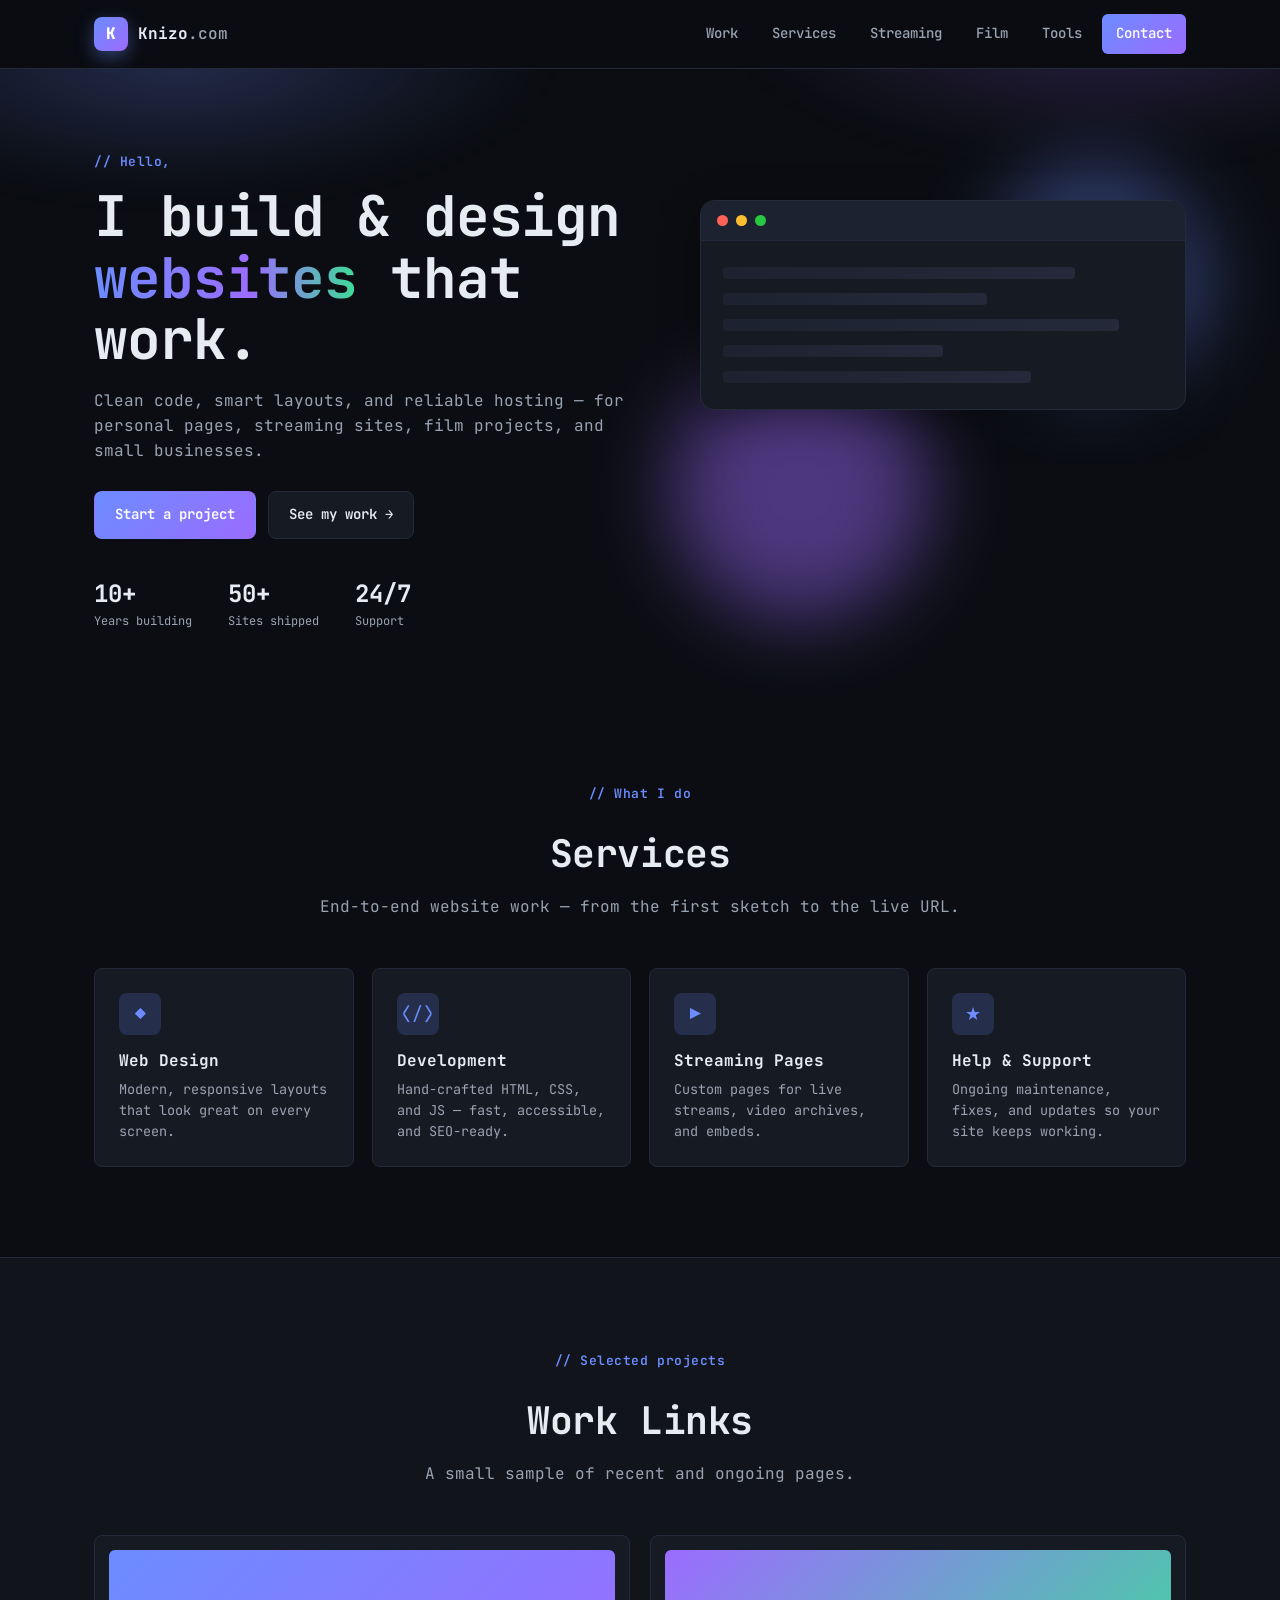
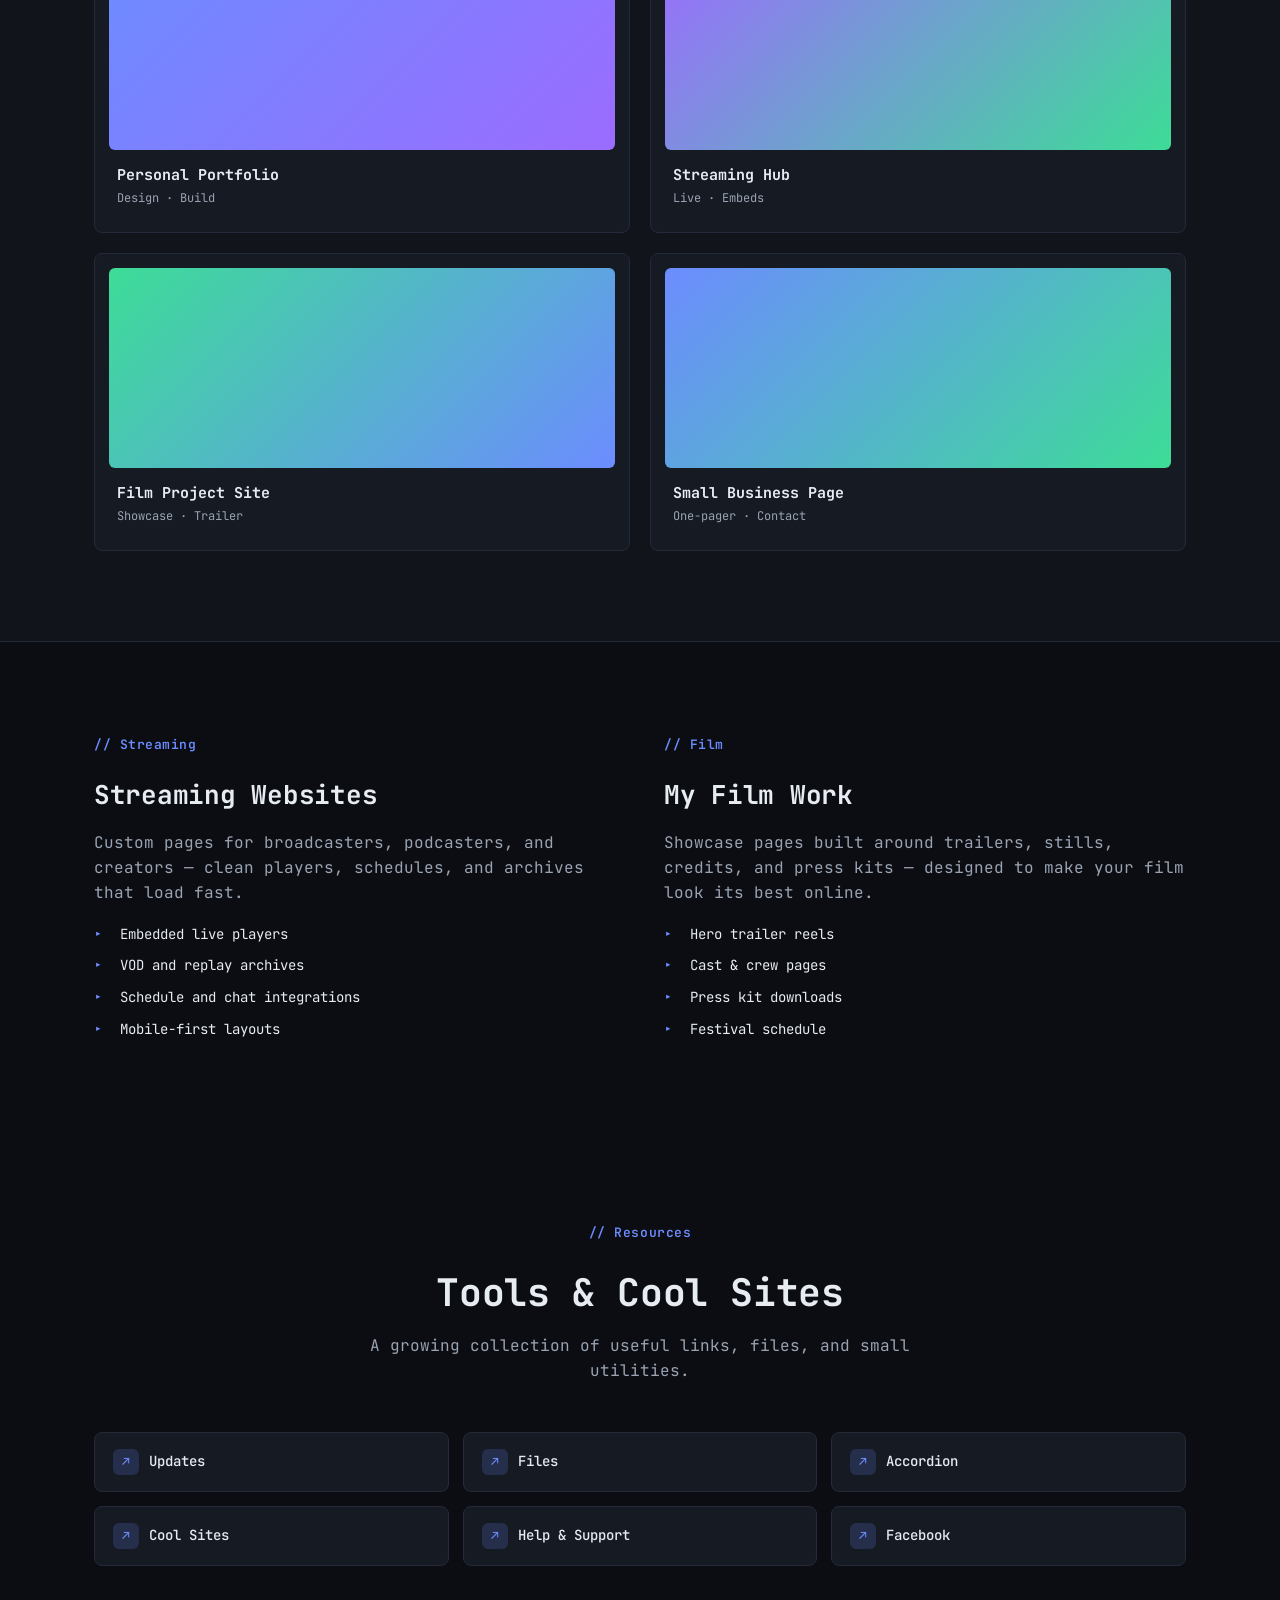
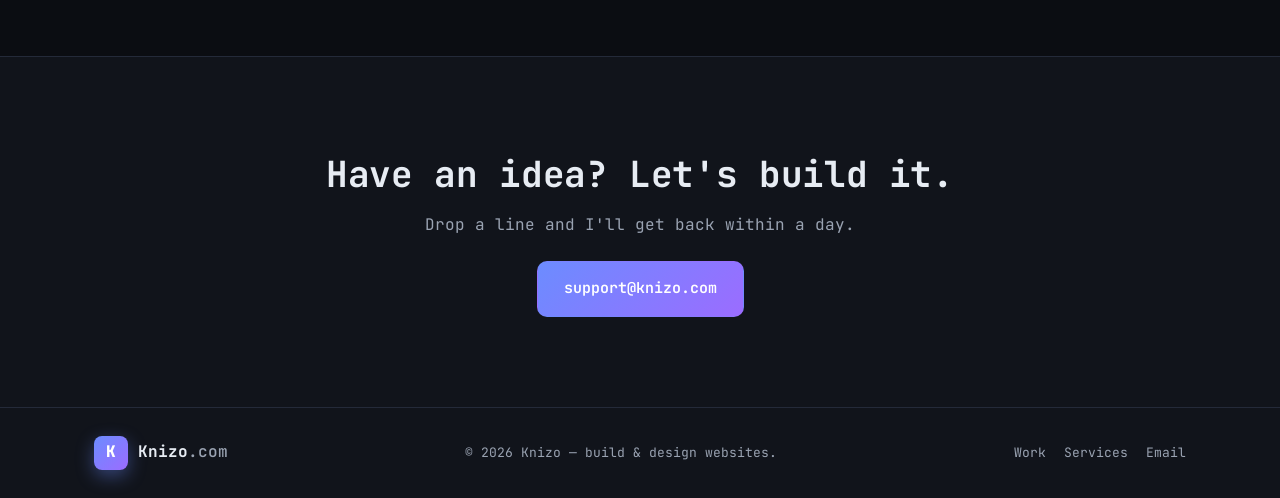
<file: index.html>
<!doctype html>
<html lang="en">
<head>
<meta charset="utf-8">
<meta name="viewport" content="width=device-width,initial-scale=1">
<meta name="google-site-verification" content="iFT4utIZtGfs_uKzbRMQawxT_egl8TDJ-RqPorKg6CY" />
<title>Knizo — Build & Design Websites</title>
<meta name="description" content="Knizo builds and designs modern websites. Web design, development, streaming pages, and creative tools.">
<link href="https://fonts.googleapis.com/css2?family=JetBrains+Mono:wght@400;500;600;700;800&display=swap" rel="stylesheet">
<link rel="stylesheet" href="styles.css?v=2">
</head>
<body>

<header class="nav">
  <div class="container nav-inner">
    <a href="#top" class="brand">
      <span class="brand-mark">K</span>
      <span class="brand-text">Knizo<span class="brand-dot">.com</span></span>
    </a>
    <nav class="nav-links" aria-label="Primary">
      <a href="#work">Work</a>
      <a href="#services">Services</a>
      <a href="#streaming">Streaming</a>
      <a href="#film">Film</a>
      <a href="#tools">Tools</a>
      <a href="#contact" class="nav-cta">Contact</a>
    </nav>
    <button class="nav-toggle" aria-label="Open menu" aria-expanded="false">
      <span></span><span></span><span></span>
    </button>
  </div>
</header>
 

<main id="top">

  <section class="hero">
    <div class="container hero-grid">
      <div class="hero-copy">
        <span class="eyebrow">// Hello, </span>
        <h1>I build &amp; design <span class="grad">websites</span> that work.</h1>
        <p class="lead">Clean code, smart layouts, and reliable hosting — for personal pages, streaming sites, film projects, and small businesses.</p>
        <div class="hero-cta">
          <a class="btn btn-primary" href="#contact">Start a project</a>
          <a class="btn btn-ghost" href="#work">See my work →</a>
        </div>
        <ul class="hero-stats">
          <li><strong>10+</strong><span>Years building</span></li>
          <li><strong>50+</strong><span>Sites shipped</span></li>
          <li><strong>24/7</strong><span>Support</span></li>
        </ul>
      </div>
      <div class="hero-visual" aria-hidden="true">
        <div class="window">
          <div class="window-bar"><span></span><span></span><span></span></div>
          <div class="window-body">
            <div class="code-line w-80"></div>
            <div class="code-line w-60"></div>
            <div class="code-line w-90"></div>
            <div class="code-line w-50"></div>
            <div class="code-line w-70"></div>
          </div>
        </div>
        <div class="blob blob-1"></div>
        <div class="blob blob-2"></div>
      </div>
    </div>
  </section>

  <section id="services" class="section">
    <div class="container">
      <div class="section-head">
        <span class="eyebrow">// What I do</span>
        <h2>Services</h2>
        <p>End-to-end website work — from the first sketch to the live URL.</p>
      </div>
      <div class="cards">
        <article class="card">
          <div class="card-icon">◆</div>
          <h3>Web Design</h3>
          <p>Modern, responsive layouts that look great on every screen.</p>
        </article>
        <article class="card">
          <div class="card-icon">⟨/⟩</div>
          <h3>Development</h3>
          <p>Hand-crafted HTML, CSS, and JS — fast, accessible, and SEO-ready.</p>
        </article>
        <article class="card">
          <div class="card-icon">▶</div>
          <h3>Streaming Pages</h3>
          <p>Custom pages for live streams, video archives, and embeds.</p>
        </article>
        <article class="card">
          <div class="card-icon">★</div>
          <h3>Help &amp; Support</h3>
          <p>Ongoing maintenance, fixes, and updates so your site keeps working.</p>
        </article>
      </div>
    </div>
  </section>

  <section id="work" class="section section-alt">
    <div class="container">
      <div class="section-head">
        <span class="eyebrow">// Selected projects</span>
        <h2>Work Links</h2>
        <p>A small sample of recent and ongoing pages.</p>
      </div>
      <div class="work-grid">
        <a class="work-item" href="#">
          <div class="work-thumb t1"></div>
          <h3>Personal Portfolio</h3>
          <span>Design · Build</span>
        </a>
        <a class="work-item" href="#">
          <div class="work-thumb t2"></div>
          <h3>Streaming Hub</h3>
          <span>Live · Embeds</span>
        </a>
        <a class="work-item" href="#">
          <div class="work-thumb t3"></div>
          <h3>Film Project Site</h3>
          <span>Showcase · Trailer</span>
        </a>
        <a class="work-item" href="#">
          <div class="work-thumb t4"></div>
          <h3>Small Business Page</h3>
          <span>One-pager · Contact</span>
        </a>
      </div>
    </div>
  </section>

  <section id="streaming" class="section split">
    <div class="container split-grid">
      <div>
        <span class="eyebrow">// Streaming</span>
        <h2>Streaming Websites</h2>
        <p>Custom pages for broadcasters, podcasters, and creators — clean players, schedules, and archives that load fast.</p>
        <ul class="ticks">
          <li>Embedded live players</li>
          <li>VOD and replay archives</li>
          <li>Schedule and chat integrations</li>
          <li>Mobile-first layouts</li>
        </ul>
      </div>
      <div id="film">
        <span class="eyebrow">// Film</span>
        <h2>My Film Work</h2>
        <p>Showcase pages built around trailers, stills, credits, and press kits — designed to make your film look its best online.</p>
        <ul class="ticks">
          <li>Hero trailer reels</li>
          <li>Cast &amp; crew pages</li>
          <li>Press kit downloads</li>
          <li>Festival schedule</li>
        </ul>
      </div>
    </div>
  </section>

  <section id="tools" class="section">
    <div class="container">
      <div class="section-head">
        <span class="eyebrow">// Resources</span>
        <h2>Tools &amp; Cool Sites</h2>
        <p>A growing collection of useful links, files, and small utilities.</p>
      </div>
      <div class="tools-grid">
        <a class="tool" href="#">
          <span class="icon">↗</span>Updates
        </a>
        <a class="tool" href="#">
          <span class="icon">↗</span>Files
        </a>
        <a class="tool" href="#">
          <span class="icon">↗</span>Accordion
        </a>
        <a class="tool" href="#">
          <span class="icon">↗</span>Cool Sites
        </a>
        <a class="tool" href="#">
          <span class="icon">↗</span>Help &amp; Support
        </a>
        <a class="tool" href="#">
          <span class="icon">↗</span>Facebook
        </a>
      </div>
    </div>
  </section>

  <section id="contact" class="cta">
    <div class="container cta-inner">
      <h2>Have an idea? Let's build it.</h2>
      <p>Drop a line and I'll get back within a day.</p>
      <a class="btn btn-primary btn-lg" href="mailto:support@knizo.com">support@knizo.com</a>
    </div>
  </section>

</main>

<footer class="footer">
  <div class="container footer-inner">
    <div class="brand">
      <span class="brand-mark">K</span>
      <span class="brand-text">Knizo<span class="brand-dot">.com</span></span>
    </div>
    <p class="muted">© <span id="year"></span> Knizo — build &amp; design websites.</p>
    <div class="foot-links">
      <a href="#work">Work</a>
      <a href="#services">Services</a>
      <a href="mailto:support@knizo.com">Email</a>
    </div>
  </div>
</footer>

<script>
  document.getElementById('year').textContent = new Date().getFullYear();
  const toggle = document.querySelector('.nav-toggle');
  const links  = document.querySelector('.nav-links');
  toggle.addEventListener('click', () => {
    const open = links.classList.toggle('open');
    toggle.setAttribute('aria-expanded', open);
  });
  links.querySelectorAll('a').forEach(a =>
    a.addEventListener('click', () => links.classList.remove('open'))
  );
</script>

<!-- google-ads-start -->
<script async src="https://pagead2.googlesyndication.com/pagead/js/adsbygoogle.js?client=ca-pub-9523641784991088"
     crossorigin="anonymous"></script>
<!-- knizo-main_bottom -->
<ins class="adsbygoogle"
     style="display:block"
     data-ad-client="ca-pub-9523641784991088"
     data-ad-slot="6888654234"
     data-ad-format="auto"
     data-full-width-responsive="true"></ins>
<script>
     (adsbygoogle = window.adsbygoogle || []).push({});
</script>
<!-- google-ads-end -->

   <!--knziocom-adup start-->

  <script async src="https://pagead2.googlesyndication.com/pagead/js/adsbygoogle.js?client=ca-pub-9523641784991088"
     crossorigin="anonymous"></script>
<ins class="adsbygoogle"
     style="display:block"
     data-ad-format="fluid"
     data-ad-layout-key="-7c+ex-1e-2m+a8"
     data-ad-client="ca-pub-9523641784991088"
     data-ad-slot="3125107389"></ins>
<script>
     (adsbygoogle = window.adsbygoogle || []).push({});
</script>
    <!--knziocom-adup end-->
  
</body>
</html>
</file>
<file: styles.css>
/* ========== THEME ========== */
:root{
  --bg:#0b0d12; --bg-2:#11141b; --surface:#161a23; --surface-2:#1c2230;
  --line:#242a39; --text:#e7ecf3; --muted:#9aa3b2;
  --brand:#6c8cff; --brand-2:#9b6cff; --accent:#3ddc97;
  --radius:8px; --radius-lg:14px;
  --shadow:0 10px 40px rgba(0,0,0,.35);
  --container:1140px;
  --mono:'JetBrains Mono','Fira Code','Cascadia Code','Consolas','Menlo',monospace;
}

/* ========== RESET ========== */
*{box-sizing:border-box}
html,body{margin:0;padding:0}
html{scroll-behavior:smooth}
body{
  font-family:var(--mono);
  background:var(--bg);
  color:var(--text);
  line-height:1.55;
  -webkit-font-smoothing:antialiased;
  font-feature-settings:"liga" 0;
}
a{color:inherit;text-decoration:none}
img{max-width:100%;display:block}
.container{max-width:var(--container);margin:0 auto;padding:0 24px}

/* ========== NAV ========== */
.nav{
  position:sticky;top:0;z-index:50;
  backdrop-filter:saturate(140%) blur(10px);
  background:color-mix(in oklab, var(--bg) 85%, transparent);
  border-bottom:1px solid var(--line);
}
.nav-inner{display:flex;align-items:center;justify-content:space-between;height:68px}
.brand{display:flex;align-items:center;gap:10px;font-weight:700}
.brand-mark{
  width:34px;height:34px;border-radius:8px;
  display:grid;place-items:center;color:#fff;font-weight:800;
  background:linear-gradient(135deg,var(--brand),var(--brand-2));
  box-shadow:0 6px 18px color-mix(in oklab, var(--brand) 40%, transparent);
}
.brand-dot{color:var(--muted);font-weight:500}
.nav-links{display:flex;align-items:center;gap:6px}
.nav-links a{
  padding:9px 14px;border-radius:6px;color:var(--muted);
  font-size:14px;font-weight:500;transition:color .2s,background .2s;
}
.nav-links a:hover{color:var(--text);background:var(--surface)}
.nav-cta{background:linear-gradient(135deg,var(--brand),var(--brand-2));color:#fff !important}
.nav-cta:hover{filter:brightness(1.07)}
.nav-toggle{display:none;background:transparent;border:0;cursor:pointer;padding:8px;gap:5px;flex-direction:column}
.nav-toggle span{width:22px;height:2px;background:var(--text);display:block;border-radius:2px}

/* ========== BUTTONS ========== */
.btn{
  display:inline-flex;align-items:center;justify-content:center;
  padding:12px 20px;border-radius:8px;font-weight:600;font-size:14px;
  font-family:var(--mono);
  transition:transform .12s,filter .2s,background .2s;
  border:1px solid transparent;cursor:pointer;
}
.btn:hover{transform:translateY(-1px)}
.btn-primary{background:linear-gradient(135deg,var(--brand),var(--brand-2));color:#fff}
.btn-primary:hover{filter:brightness(1.08)}
.btn-ghost{background:var(--surface);border-color:var(--line);color:var(--text)}
.btn-ghost:hover{background:var(--surface-2)}
.btn-lg{padding:15px 26px;font-size:15px;border-radius:10px}

/* ========== HERO ========== */
.hero{padding:80px 0 60px;position:relative;overflow:hidden}
.hero::before{
  content:"";position:absolute;inset:-20% -10% auto -10%;height:60%;
  background:
    radial-gradient(40% 60% at 20% 30%, color-mix(in oklab, var(--brand) 25%, transparent), transparent 60%),
    radial-gradient(40% 60% at 80% 20%, color-mix(in oklab, var(--brand-2) 22%, transparent), transparent 60%);
  filter:blur(20px);z-index:0;
}
.hero-grid{position:relative;z-index:1;display:grid;grid-template-columns:1.15fr 1fr;gap:48px;align-items:center}
.eyebrow{display:inline-block;font-size:13px;letter-spacing:.04em;color:var(--brand);font-weight:600;margin-bottom:14px}
h1{font-family:var(--mono);font-size:clamp(32px,4.8vw,56px);line-height:1.1;margin:0 0 18px;letter-spacing:-.02em;font-weight:700}
h2{font-family:var(--mono);margin:6px 0 12px;letter-spacing:-.01em}
.grad{
  background:linear-gradient(90deg,var(--brand),var(--brand-2) 60%,var(--accent));
  -webkit-background-clip:text;background-clip:text;color:transparent;
}
.lead{color:var(--muted);font-size:16px;max-width:560px;margin:0 0 28px}
.hero-cta{display:flex;gap:12px;flex-wrap:wrap;margin-bottom:36px}
.hero-stats{list-style:none;display:flex;gap:36px;padding:0;margin:0}
.hero-stats li{display:flex;flex-direction:column}
.hero-stats strong{font-size:24px;color:var(--text)}
.hero-stats span{color:var(--muted);font-size:12px}

/* Hero visual */
.hero-visual{position:relative;height:380px}
.window{
  position:relative;z-index:2;background:var(--surface);
  border:1px solid var(--line);border-radius:var(--radius-lg);
  box-shadow:var(--shadow);overflow:hidden;
}
.window-bar{display:flex;gap:8px;padding:14px 16px;background:var(--surface-2);border-bottom:1px solid var(--line)}
.window-bar span{width:11px;height:11px;border-radius:50%;background:var(--line)}
.window-bar span:nth-child(1){background:#ff6058}
.window-bar span:nth-child(2){background:#ffbe2f}
.window-bar span:nth-child(3){background:#28c840}
.window-body{padding:26px 22px;display:grid;gap:14px}
.code-line{height:12px;border-radius:4px;background:linear-gradient(90deg,var(--surface-2),var(--line))}
.w-50{width:50%}.w-60{width:60%}.w-70{width:70%}.w-80{width:80%}.w-90{width:90%}
.blob{position:absolute;border-radius:50%;filter:blur(40px);opacity:.45;z-index:1}
.blob-1{width:220px;height:220px;background:var(--brand);top:-30px;right:-20px}
.blob-2{width:260px;height:260px;background:var(--brand-2);bottom:-40px;left:-30px}

/* ========== SECTIONS ========== */
.section{padding:90px 0}
.section-alt{background:var(--bg-2);border-top:1px solid var(--line);border-bottom:1px solid var(--line)}
.section-head{max-width:640px;margin:0 auto 48px;text-align:center}
.section-head h2{font-size:clamp(26px,3.2vw,38px)}
.section-head p{color:var(--muted);margin:0}
.muted{color:var(--muted);font-size:13px;margin:0}

/* Cards */
.cards{display:grid;grid-template-columns:repeat(4,1fr);gap:18px}
.card{
  background:var(--surface);border:1px solid var(--line);
  border-radius:var(--radius);padding:24px;
  transition:transform .2s,border-color .2s,background .2s;
}
.card:hover{transform:translateY(-3px);border-color:var(--brand);background:var(--surface-2)}
.card-icon{
  width:42px;height:42px;border-radius:8px;display:grid;place-items:center;
  background:color-mix(in oklab, var(--brand) 18%, transparent);
  color:var(--brand);font-size:18px;margin-bottom:14px;
}
.card h3{margin:0 0 6px;font-size:16px}
.card p{color:var(--muted);margin:0;font-size:13.5px}

/* Work */
.work-grid{display:grid;grid-template-columns:repeat(2,1fr);gap:20px}
.work-item{
  background:var(--surface);border:1px solid var(--line);
  border-radius:var(--radius);padding:14px;display:block;
  transition:transform .2s,border-color .2s;
}
.work-item:hover{transform:translateY(-3px);border-color:var(--brand)}
.work-thumb{height:200px;border-radius:6px;margin-bottom:14px;background:var(--surface-2)}
.work-thumb.t1{background:linear-gradient(135deg,var(--brand),var(--brand-2))}
.work-thumb.t2{background:linear-gradient(135deg,var(--brand-2),var(--accent))}
.work-thumb.t3{background:linear-gradient(135deg,var(--accent),var(--brand))}
.work-thumb.t4{background:linear-gradient(135deg,var(--brand),var(--accent))}
.work-item h3{margin:6px 8px 2px;font-size:15px}
.work-item span{color:var(--muted);font-size:12px;margin:0 8px 10px;display:block}

/* Split */
.split-grid{display:grid;grid-template-columns:1fr 1fr;gap:48px}
.split h2{font-size:26px}
.split p{color:var(--muted)}
.ticks{list-style:none;padding:0;margin:18px 0 0;display:grid;gap:10px}
.ticks li{position:relative;padding-left:26px;font-size:14px}
.ticks li::before{content:"▸";position:absolute;left:0;top:0;color:var(--brand);font-weight:700}

/* Tools */
.tools-grid{display:grid;grid-template-columns:repeat(3,1fr);gap:14px}
.tool{
  background:var(--surface);border:1px solid var(--line);
  padding:16px 18px;border-radius:var(--radius);
  display:flex;align-items:center;gap:10px;font-weight:500;font-size:14px;
  transition:transform .2s,border-color .2s,background .2s;
}
.tool:hover{transform:translateY(-2px);border-color:var(--brand);background:var(--surface-2)}
.tool .icon{
  width:26px;height:26px;border-radius:6px;display:grid;place-items:center;
  background:color-mix(in oklab, var(--brand) 18%, transparent);
  color:var(--brand);font-size:13px;
}

/* CTA */
.cta{padding:90px 0;background:var(--bg-2);text-align:center;border-top:1px solid var(--line)}
.cta h2{font-size:clamp(26px,3.2vw,36px);margin:0 0 10px}
.cta p{color:var(--muted);margin:0 0 24px}

/* Footer */
.footer{border-top:1px solid var(--line);background:var(--bg-2);padding:28px 0}
.footer-inner{display:flex;align-items:center;justify-content:space-between;gap:18px;flex-wrap:wrap}
.foot-links{display:flex;gap:18px}
.foot-links a{color:var(--muted);font-size:13px}
.foot-links a:hover{color:var(--text)}

/* ========== RESPONSIVE ========== */
@media (max-width: 900px){
  .hero-grid{grid-template-columns:1fr;gap:32px}
  .hero-visual{height:280px}
  .cards{grid-template-columns:repeat(2,1fr)}
  .split-grid{grid-template-columns:1fr;gap:36px}
  .tools-grid{grid-template-columns:repeat(2,1fr)}
  .work-grid{grid-template-columns:1fr}
  .nav-links{
    position:absolute;top:68px;left:0;right:0;
    background:var(--bg-2);border-bottom:1px solid var(--line);
    flex-direction:column;align-items:stretch;padding:14px;gap:4px;
    display:none;
  }
  .nav-links.open{display:flex}
  .nav-links a{padding:12px 14px}
  .nav-toggle{display:flex}
}
@media (max-width: 520px){
  .cards{grid-template-columns:1fr}
  .tools-grid{grid-template-columns:1fr}
  .hero-stats{gap:22px}
}
</file>
